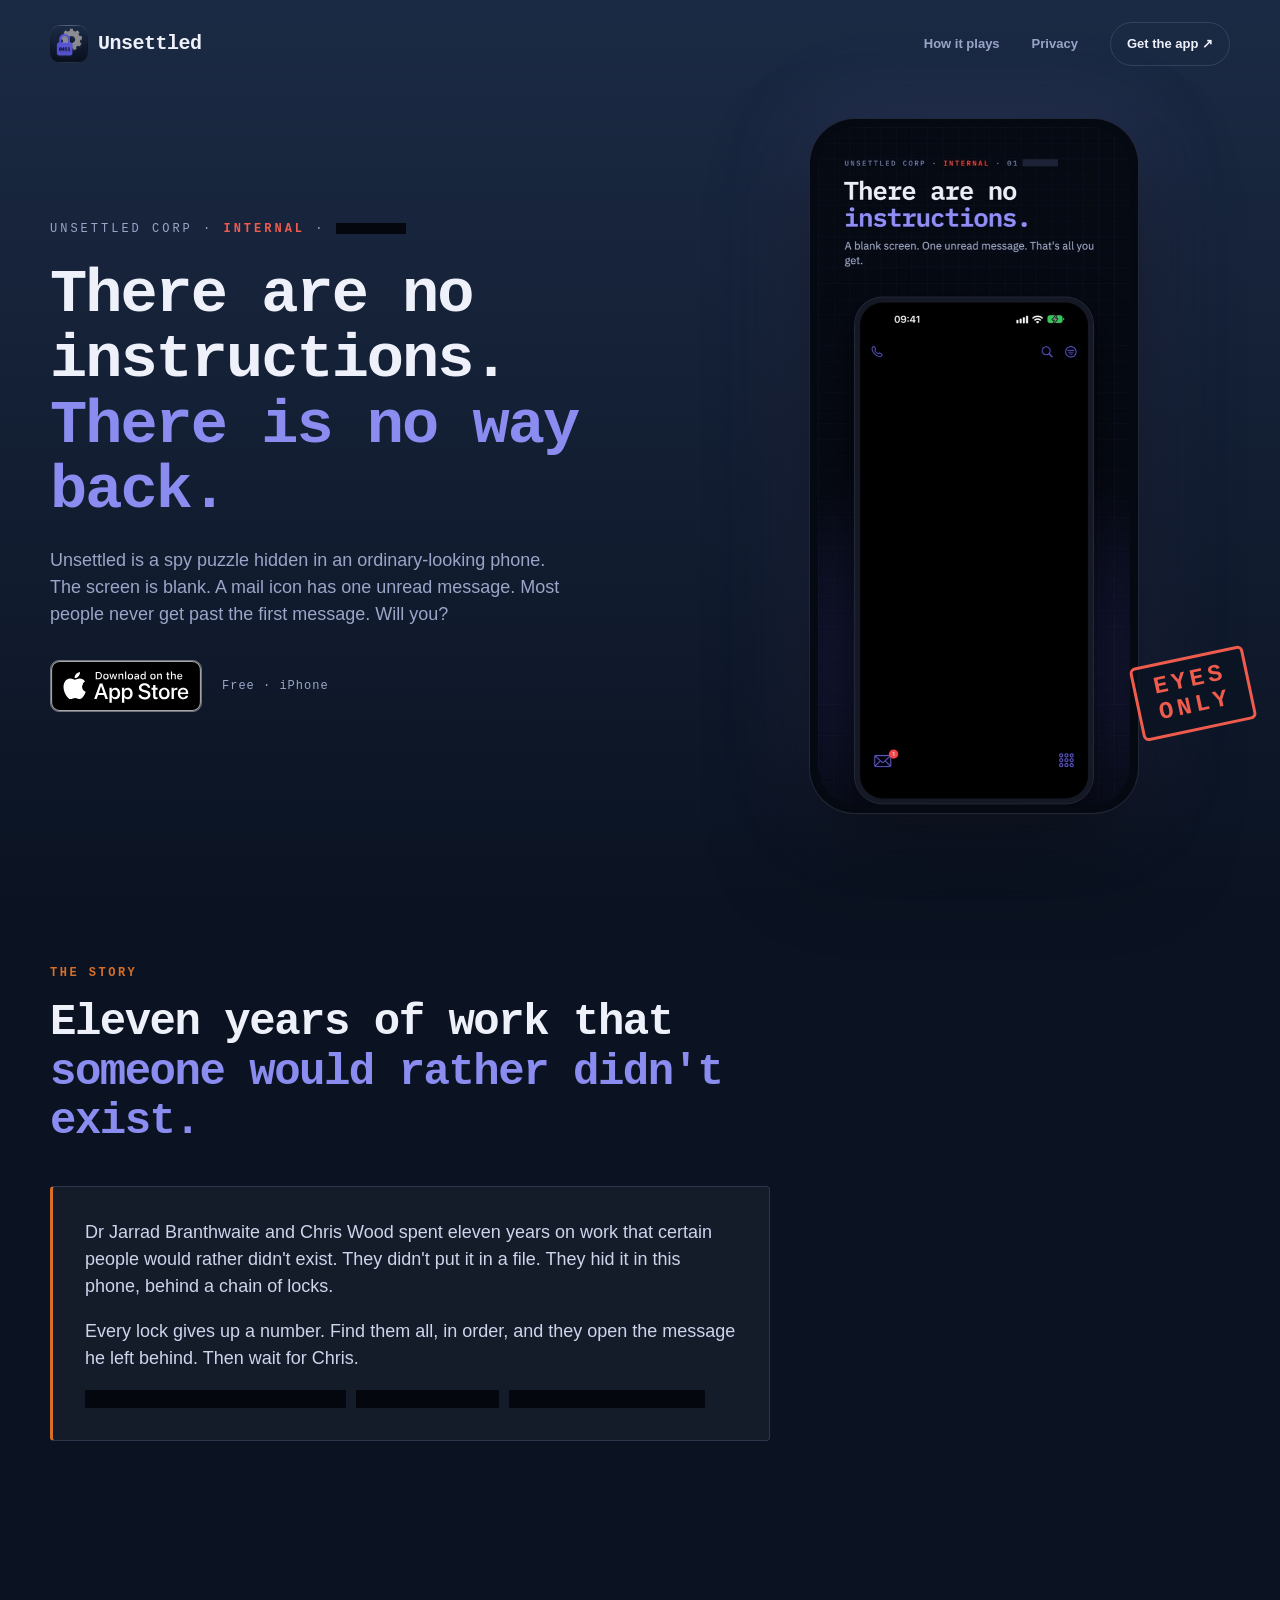
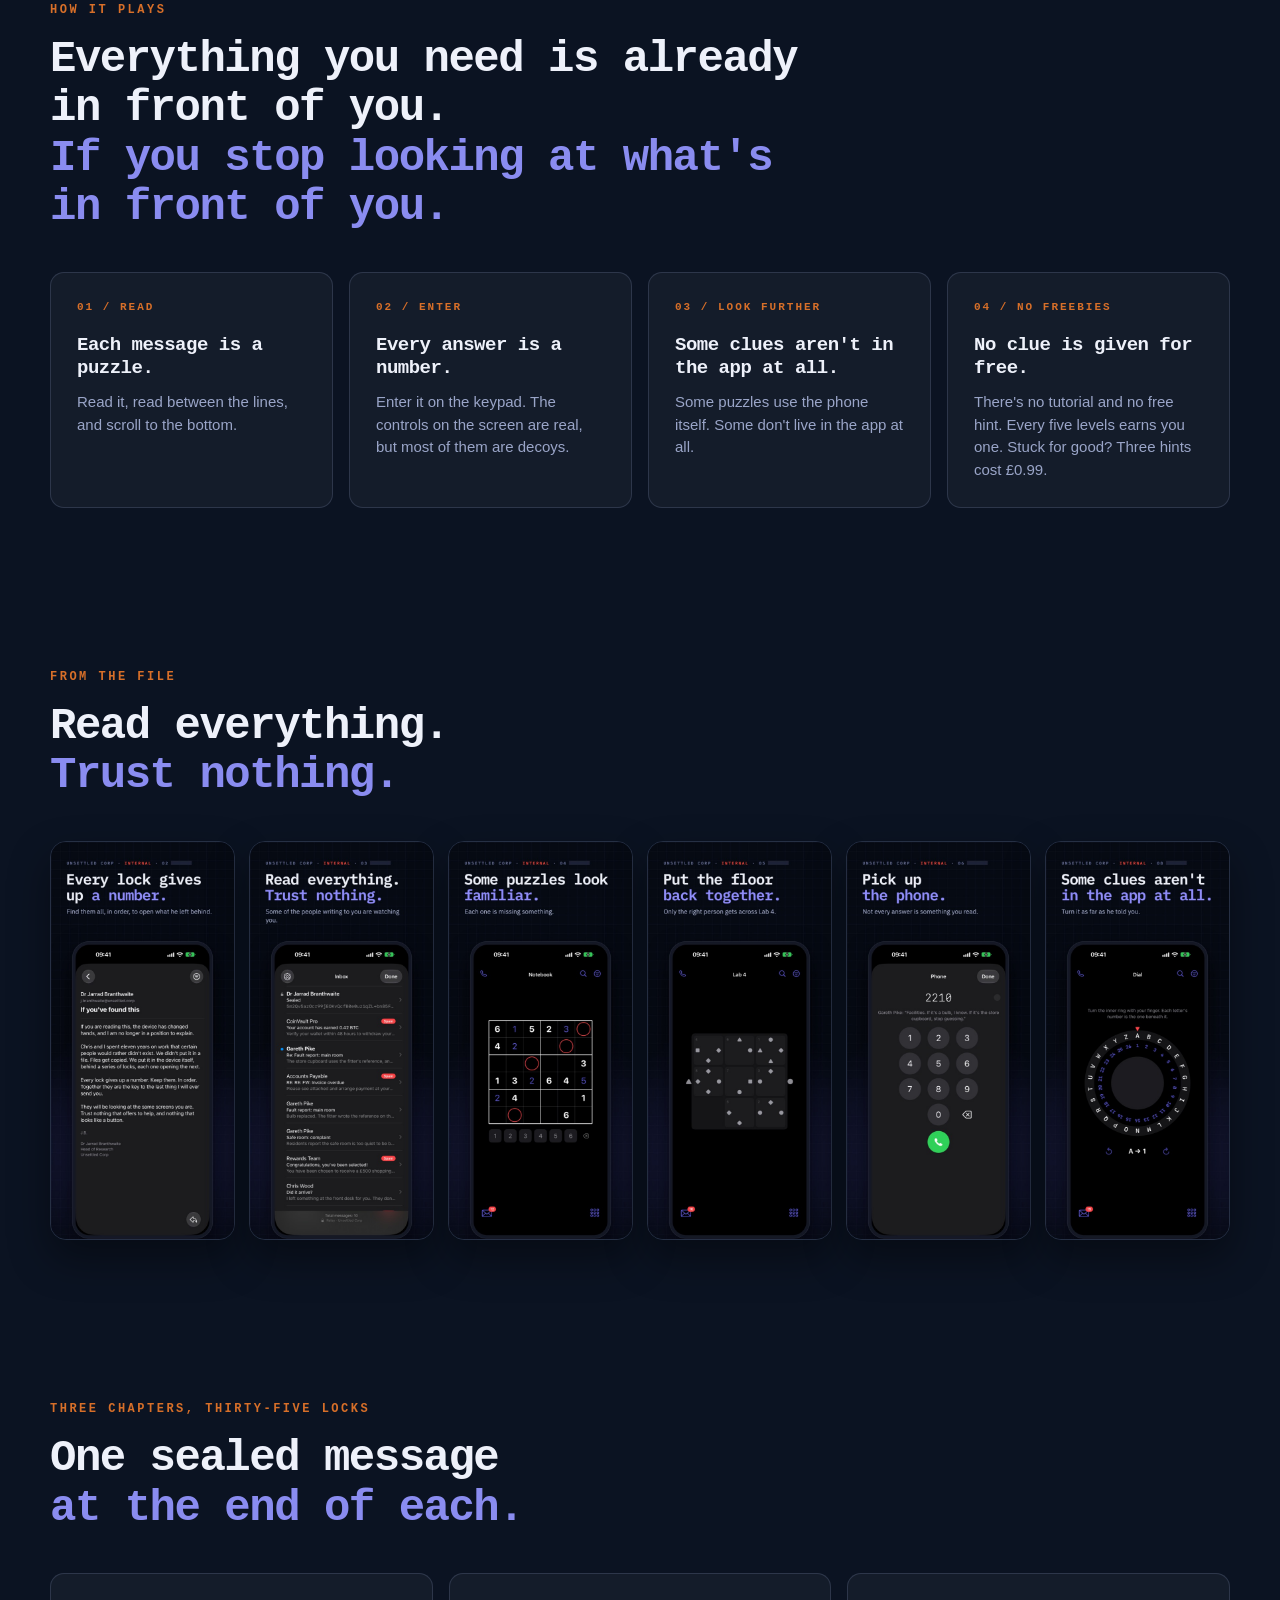
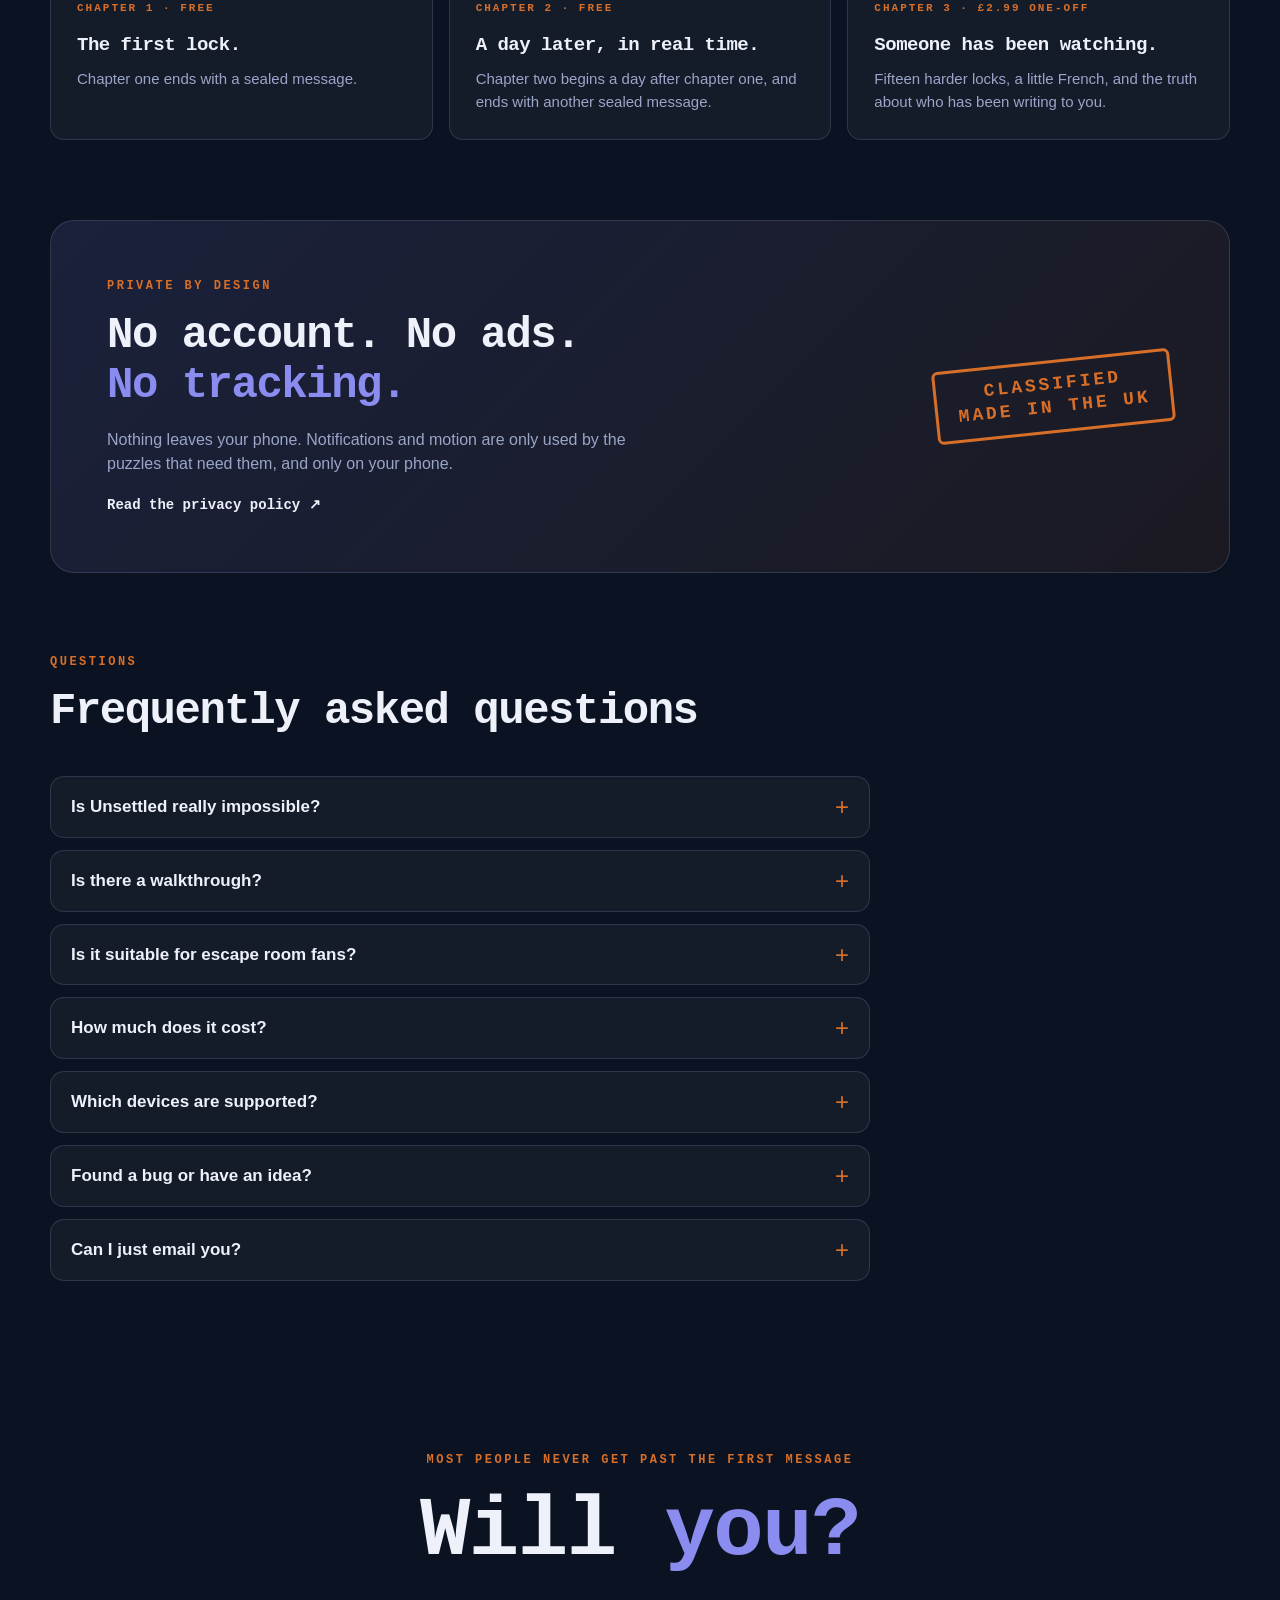
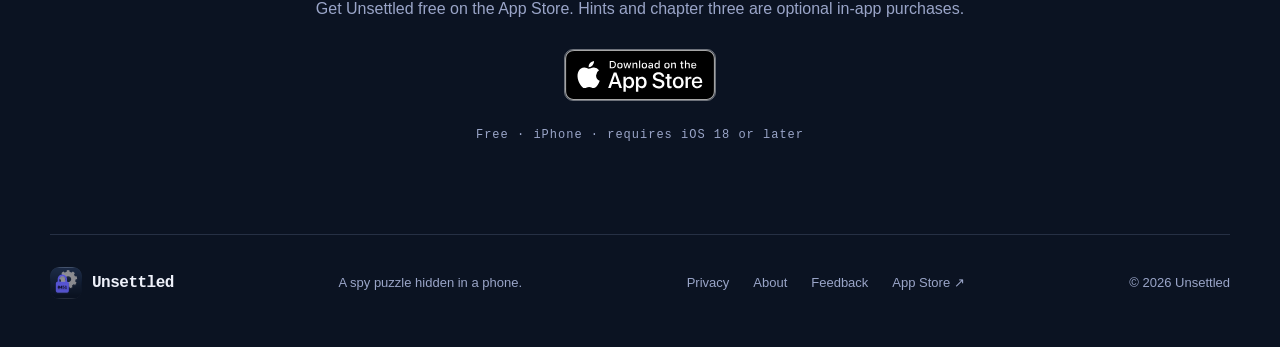
<file: index.html>
<!doctype html>
<html lang="en-GB">

  <head>
    <meta charset="utf-8">
    <meta name="viewport" content="width=device-width, initial-scale=1">
    <meta name="color-scheme" content="dark">
    <meta name="theme-color" content="#0b1322">
    <meta name="apple-itunes-app" content="app-id=6819058615">
    <meta name="description"
      content="Unsettled is a spy puzzle game hidden in an ordinary-looking iPhone. No instructions, no way back: every lock gives up a number. Free, no ads, no tracking.">
    <meta name="author" content="thechelsuk">
    <meta name="robots" content="index, follow, max-image-preview:large, max-snippet:-1">
    <link rel="canonical" href="https://unsettled.thechels.uk/">
    <meta property="og:type" content="website">
    <meta property="og:site_name" content="Unsettled">
    <meta property="og:locale" content="en_GB">
    <meta property="og:url" content="https://unsettled.thechels.uk/">
    <meta property="og:title" content="Unsettled: Impossible Escape">
    <meta property="og:description"
      content="A spy puzzle hidden in a phone. There are no instructions. There is no way back. Most people never get past the first message. Will you?">
    <meta property="og:image" content="https://unsettled.thechels.uk/images/og-image.png">
    <meta property="og:image:width" content="1200">
    <meta property="og:image:height" content="630">
    <meta property="og:image:alt"
      content="Unsettled: Impossible Escape, a spy puzzle hidden in a phone, with its padlock app icon">
    <meta name="twitter:card" content="summary_large_image">
    <meta name="twitter:title" content="Unsettled: Impossible Escape">
    <meta name="twitter:description"
      content="A spy puzzle hidden in a phone. There are no instructions. There is no way back.">
    <meta name="twitter:image" content="https://unsettled.thechels.uk/images/og-image.png">
    <meta name="twitter:image:alt"
      content="Unsettled: Impossible Escape, a spy puzzle hidden in a phone, with its padlock app icon">
    <title>Unsettled: Impossible Escape</title>
    <link rel="icon" href="/favicon.ico" sizes="16x16 32x32 48x48">
    <link rel="icon" href="images/unsettled-app-icon.png" type="image/png">
    <link rel="apple-touch-icon" href="images/unsettled-app-icon.png">
    <link rel="stylesheet" href="styles.css">
    <script src="https://analytics.ahrefs.com/analytics.js" data-key="i9FSFAekQuon/3aaoIMCZg" async></script>
    <script type="application/ld+json">
      {
        "@context": "https://schema.org",
        "@graph": [
          {
            "@type": "Person",
            "@id": "https://thechels.uk/#person",
            "name": "Mat Benfield",
            "alternateName": "thechelsuk",
            "url": "https://thechels.uk/",
            "sameAs": [
              "https://links.thechels.uk/",
              "https://github.com/thechelsuk",
              "https://apps.apple.com/gb/developer/mat-benfield/id1818791310"
            ]
          },
          {
            "@type": "WebSite",
            "@id": "https://unsettled.thechels.uk/#website",
            "url": "https://unsettled.thechels.uk/",
            "name": "Unsettled",
            "inLanguage": "en-GB",
            "publisher": {
              "@id": "https://thechels.uk/#person"
            }
          },
          {
            "@type": "MobileApplication",
            "@id": "https://unsettled.thechels.uk/#app",
            "name": "Unsettled: Impossible Escape",
            "alternateName": "Unsettled",
            "description": "A spy puzzle hidden in a phone. There are no instructions and no way back. Every lock gives up a number.",
            "operatingSystem": "iOS 18 or later",
            "applicationCategory": "GameApplication",
            "genre": "Puzzle",
            "inLanguage": "en-GB",
            "url": "https://unsettled.thechels.uk/",
            "downloadUrl": "https://apps.apple.com/gb/app/unsettled-impossible-escape/id6819058615",
            "image": "https://unsettled.thechels.uk/images/unsettled-app-icon.png",
            "screenshot": "https://unsettled.thechels.uk/images/shot-02-message.jpg",
            "offers": {
              "@type": "Offer",
              "price": "0",
              "priceCurrency": "GBP",
              "description": "Free to download with in-app purchases: three hints for £0.99 and chapter three as a one-off £2.99 unlock."
            },
            "featureList": [
              "Escape room puzzles hidden in an ordinary-looking phone",
              "Ciphers, codes and riddles whose answers are numbers",
              "Three chapters and thirty-five locks",
              "A sealed message at the end of each chapter",
              "Hints earned every five levels"
            ],
            "author": {
              "@id": "https://thechels.uk/#person"
            },
            "publisher": {
              "@id": "https://thechels.uk/#person"
            }
          },
          {
            "@type": "FAQPage",
            "@id": "https://unsettled.thechels.uk/#faq",
            "mainEntity": [
              {
                "@type": "Question",
                "name": "Is Unsettled really impossible?",
                "acceptedAnswer": {
                  "@type": "Answer",
                  "text": "No, but it is hard. Every level is tested to have exactly one answer, and everything you need is already in front of you."
                }
              },
              {
                "@type": "Question",
                "name": "Is there a walkthrough?",
                "acceptedAnswer": {
                  "@type": "Answer",
                  "text": "No. That's the point. Earn a hint every five levels, or buy a hint pack if you're truly stuck."
                }
              },
              {
                "@type": "Question",
                "name": "Is it suitable for escape room fans?",
                "acceptedAnswer": {
                  "@type": "Answer",
                  "text": "Yes. Unsettled is a digital escape room where the room is a phone: ciphers, hidden clues and misdirection, with a spy story told through sealed messages."
                }
              },
              {
                "@type": "Question",
                "name": "How much does it cost?",
                "acceptedAnswer": {
                  "@type": "Answer",
                  "text": "Chapters one and two are free. Chapter three is a one-off £2.99 unlock, and three extra hints cost £0.99. There are no ads."
                }
              },
              {
                "@type": "Question",
                "name": "Which devices are supported?",
                "acceptedAnswer": {
                  "@type": "Answer",
                  "text": "iPhone running iOS 18 or later."
                }
              },
              {
                "@type": "Question",
                "name": "Found a bug or have an idea?",
                "acceptedAnswer": {
                  "@type": "Answer",
                  "text": "Tell me on GitHub: raise an issue at https://github.com/thechelsuk/uk.thechels.unsettled/issues/new/choose and choose the form for a bug, a feature request, a question or general feedback. You'll need a free GitHub account."
                }
              },
              {
                "@type": "Question",
                "name": "Can I just email you?",
                "acceptedAnswer": {
                  "@type": "Answer",
                  "text": "Yes. Email feedback@thechels.uk with Unsettled in the subject."
                }
              }
            ]
          }
        ]
      }
    </script>
    <link rel="webmention" href="https://webmention.io/thechels.uk/webmention" />
  </head>

  <body>
    <header class="site-header">
      <a class="brand" href="#top" aria-label="Unsettled home">
        <img src="images/unsettled-app-icon.png" alt="" width="38" height="38">
        <span>Unsettled</span>
      </a>
      <nav class="header-links" aria-label="Main navigation">
        <a class="hide-small" href="#how-it-plays">How it plays</a>
        <a class="hide-small" href="https://thechels.uk/app/privacy">Privacy</a>
        <a class="header-cta" href="https://apps.apple.com/gb/app/unsettled-impossible-escape/id6819058615">
          Get the app <span aria-hidden="true">↗</span>
        </a>
      </nav>
    </header>

    <main id="top">
      <section class="hero" aria-labelledby="hero-title">
        <div class="hero-copy">
          <p class="file-tag"><span>Unsettled Corp</span> · <b>Internal</b> · <i class="redact" aria-hidden="true"></i>
          </p>
          <h1 id="hero-title">There are no instructions.<span class="headline-accent">There is no way back.</span></h1>
          <p class="hero-description">
            Unsettled is a spy puzzle hidden in an ordinary-looking phone. The screen is blank.
            A mail icon has one unread message. Most people never get past the first message. Will you?
          </p>
          <div class="hero-actions">
            <a class="app-store-button" href="https://apps.apple.com/gb/app/unsettled-impossible-escape/id6819058615">
              <img src="images/app-store-badge.svg" alt="Download on the App Store" width="120" height="40">
            </a>
            <span class="hero-note">Free · iPhone</span>
          </div>
        </div>

        <figure class="hero-art">
          <div class="iphone-frame">
            <img class="app-screenshot" src="images/shot-01-start.jpg"
              alt="The Unsettled start screen: a blank phone with one unread message" width="552" height="1200">
          </div>
          <span class="stamp" aria-hidden="true">Eyes<br>only</span>
        </figure>
      </section>

      <section class="story section-wrap" aria-labelledby="story-title">
        <div class="section-intro">
          <p class="eyebrow">The story</p>
          <h2 id="story-title">Eleven years of work that <span>someone would rather didn't exist.</span></h2>
        </div>
        <div class="dossier">
          <p>
            Dr Jarrad Branthwaite and Chris Wood spent eleven years on work that certain people would
            rather didn't exist. They didn't put it in a file. They hid it in this phone, behind a chain of locks.
          </p>
          <p>
            Every lock gives up a number. Find them all, in order, and they open the message he left behind.
            Then wait for Chris.
          </p>
          <p class="redacted-line" aria-hidden="true"><span class="redact w1"></span><span
              class="redact w2"></span><span class="redact w3"></span></p>
        </div>
      </section>

      <section class="features section-wrap" id="how-it-plays" aria-labelledby="features-title">
        <div class="section-intro">
          <p class="eyebrow">How it plays</p>
          <h2 id="features-title">Everything you need is already in front of you.<br><span>If you stop looking at what's
              in front of you.</span></h2>
        </div>
        <div class="feature-grid">
          <article class="feature-card">
            <span class="feature-number">01 / READ</span>
            <h3>Each message is a puzzle.</h3>
            <p>Read it, read between the lines, and scroll to the bottom.</p>
          </article>
          <article class="feature-card">
            <span class="feature-number">02 / ENTER</span>
            <h3>Every answer is a number.</h3>
            <p>Enter it on the keypad. The controls on the screen are real, but most of them are decoys.</p>
          </article>
          <article class="feature-card">
            <span class="feature-number">03 / LOOK FURTHER</span>
            <h3>Some clues aren't in the app at all.</h3>
            <p>Some puzzles use the phone itself. Some don't live in the app at all.</p>
          </article>
          <article class="feature-card">
            <span class="feature-number">04 / NO FREEBIES</span>
            <h3>No clue is given for free.</h3>
            <p>There's no tutorial and no free hint. Every five levels earns you one. Stuck for good? Three hints cost
              £0.99.</p>
          </article>
        </div>
      </section>

      <section class="gallery section-wrap" aria-labelledby="gallery-title">
        <div class="section-intro">
          <p class="eyebrow">From the file</p>
          <h2 id="gallery-title">Read everything.<br><span>Trust nothing.</span></h2>
        </div>
        <ul class="shots">
          <li><img src="images/shot-02-message.jpg" alt="A letter from Dr Jarrad Branthwaite: if you've found this"
              width="552" height="1200" loading="lazy"></li>
          <li><img src="images/shot-03-inbox.jpg" alt="The inbox, full of messages and spam" width="552" height="1200"
              loading="lazy"></li>
          <li><img src="images/shot-04-notebook.jpg" alt="A part-finished number grid in a notebook" width="552"
              height="1200" loading="lazy"></li>
          <li><img src="images/shot-05-tiles.jpg" alt="A pattern of dots to put back together" width="552" height="1200"
              loading="lazy"></li>
          <li><img src="images/shot-06-phone.jpg" alt="The phone keypad, ready to make a call" width="552" height="1200"
              loading="lazy"></li>
          <li><img src="images/shot-08-dial.jpg" alt="A cipher dial ringed with letters" width="552" height="1200"
              loading="lazy"></li>
        </ul>
      </section>

      <section class="chapters section-wrap" aria-labelledby="chapters-title">
        <div class="section-intro">
          <p class="eyebrow">Three chapters, thirty-five locks</p>
          <h2 id="chapters-title">One sealed message<br><span>at the end of each.</span></h2>
        </div>
        <div class="feature-grid three">
          <article class="feature-card">
            <span class="feature-number">CHAPTER 1 · FREE</span>
            <h3>The first lock.</h3>
            <p>Chapter one ends with a sealed message.</p>
          </article>
          <article class="feature-card">
            <span class="feature-number">CHAPTER 2 · FREE</span>
            <h3>A day later, in real time.</h3>
            <p>Chapter two begins a day after chapter one, and ends with another sealed message.</p>
          </article>
          <article class="feature-card">
            <span class="feature-number">CHAPTER 3 · £2.99 ONE-OFF</span>
            <h3>Someone has been watching.</h3>
            <p>Fifteen harder locks, a little French, and the truth about who has been writing to you.</p>
          </article>
        </div>
      </section>

      <section class="privacy-section" aria-labelledby="privacy-title">
        <div class="privacy-inner">
          <div class="privacy-copy">
            <p class="eyebrow">Private by design</p>
            <h2 id="privacy-title">No account. No ads. <span>No tracking.</span></h2>
            <p>Nothing leaves your phone. Notifications and motion are only used by the puzzles that need them, and only
              on your phone.</p>
            <a class="text-link" href="https://thechels.uk/app/privacy">Read the privacy policy <span
                aria-hidden="true">↗</span></a>
          </div>
          <span class="privacy-stamp" aria-hidden="true">Classified<br>Made in the UK</span>
        </div>
      </section>

      <section class="faq section-wrap" id="faq" aria-labelledby="faq-title">
        <div class="section-intro">
          <p class="eyebrow">Questions</p>
          <h2 id="faq-title">Frequently asked questions</h2>
        </div>
        <div class="faq-list">
          <details class="faq-item">
            <summary>Is Unsettled really impossible?</summary>
            <p>No, but it is hard. Every level is tested to have exactly one answer, and everything you need is already
              in front of you.</p>
          </details>
          <details class="faq-item">
            <summary>Is there a walkthrough?</summary>
            <p>No. That&#x27;s the point. Earn a hint every five levels, or buy a hint pack if you&#x27;re truly stuck.
            </p>
          </details>
          <details class="faq-item">
            <summary>Is it suitable for escape room fans?</summary>
            <p>Yes. Unsettled is a digital escape room where the room is a phone: ciphers, hidden clues and
              misdirection, with a spy story told through sealed messages.</p>
          </details>
          <details class="faq-item">
            <summary>How much does it cost?</summary>
            <p>Chapters one and two are free. Chapter three is a one-off £2.99 unlock, and three extra hints cost £0.99.
              There are no ads.</p>
          </details>
          <details class="faq-item">
            <summary>Which devices are supported?</summary>
            <p>iPhone running iOS 18 or later.</p>
          </details>
          <details class="faq-item">
            <summary>Found a bug or have an idea?</summary>
            <p>Tell me on GitHub: <a href="https://github.com/thechelsuk/uk.thechels.unsettled/issues/new/choose">raise an issue</a> and choose the form for a bug, a feature request, a question or general feedback. You'll need a free GitHub account.</p>
          </details>
          <details class="faq-item">
            <summary>Can I just email you?</summary>
            <p>Yes. Email <a href="mailto:feedback@thechels.uk?subject=Unsettled">feedback@thechels.uk</a> with Unsettled in the subject.</p>
          </details>
        </div>
      </section>

      <section class="closing-cta" aria-labelledby="closing-title">
        <p class="eyebrow">Most people never get past the first message</p>
        <h2 id="closing-title">Will <span>you?</span></h2>
        <p>Get Unsettled free on the App Store. Hints and chapter three are optional in-app purchases.</p>
        <a class="app-store-button" href="https://apps.apple.com/gb/app/unsettled-impossible-escape/id6819058615">
          <img src="images/app-store-badge.svg" alt="Download on the App Store" width="120" height="40">
        </a>
        <span class="closing-footnote">Free · iPhone · requires iOS 18 or later</span>
      </section>
    </main>

    <footer class="site-footer">
      <a class="brand footer-brand" href="#top">
        <img src="images/unsettled-app-icon.png" alt="" width="32" height="32">
        <span>Unsettled</span>
      </a>
      <span class="footer-caption">A spy puzzle hidden in a phone.</span>
      <div class="footer-links">
        <a href="https://thechels.uk/app/privacy">Privacy</a>
        <a href="https://thechels.uk/projects/unsettled">About</a>
        <a href="https://github.com/thechelsuk/uk.thechels.unsettled/issues/new/choose">Feedback</a>
        <a href="https://apps.apple.com/gb/app/unsettled-impossible-escape/id6819058615">App Store ↗</a>
      </div>
      <span class="copyright">© 2026 Unsettled</span>
    </footer>
  </body>

</html>
</file>
<file: styles.css>
:root {
  color-scheme: dark;
  --ink: #eef1fa;
  --muted: #9aa5c8;
  --bg: #0b1322;
  --bg-2: #1b2a44;
  --card: rgba(255, 255, 255, 0.04);
  --line: rgba(160, 175, 220, 0.18);
  --indigo: #8a8cf0;
  --orange: #d76f29;
  --red: #ef5b4c;
  --mono: ui-monospace, "SF Mono", Menlo, Consolas, "Courier New", monospace;
  --sans: "Avenir Next", Avenir, "Helvetica Neue", Arial, sans-serif;
}

* {
  box-sizing: border-box;
}

html {
  scroll-behavior: smooth;
}

body {
  margin: 0;
  min-height: 100vh;
  background: var(--bg) linear-gradient(180deg, var(--bg-2) 0, var(--bg) 900px) no-repeat;
  color: var(--ink);
  font-family: var(--sans);
  line-height: 1.5;
  overflow-x: hidden;
  -webkit-font-smoothing: antialiased;
}

a {
  color: inherit;
  text-decoration: none;
}

h1,
h2,
h3,
p {
  margin-top: 0;
}

h1,
h2,
h3,
.brand,
.eyebrow,
.feature-number,
.file-tag {
  font-family: var(--mono);
}

.site-header,
.hero,
.section-wrap,
.privacy-inner,
.closing-cta,
.site-footer {
  width: min(1180px, calc(100% - 48px));
  margin-inline: auto;
}

.site-header {
  height: 88px;
  display: flex;
  align-items: center;
  justify-content: space-between;
}

.brand {
  display: inline-flex;
  align-items: center;
  gap: 10px;
  font-size: 20px;
  font-weight: 700;
  letter-spacing: -0.5px;
}

.brand img {
  display: block;
  border-radius: 9px;
}

.header-links {
  display: flex;
  align-items: center;
  gap: 32px;
  color: var(--muted);
  font-size: 13px;
  font-weight: 600;
}

.header-links a:hover,
.footer-links a:hover,
.text-link:hover {
  color: var(--orange);
}

.header-cta {
  padding: 11px 16px;
  border: 1px solid var(--line);
  border-radius: 999px;
  color: var(--ink);
  transition: background 160ms ease, border-color 160ms ease;
}

.header-links .header-cta:hover {
  border-color: var(--orange);
  background: var(--orange);
  color: #fff;
}

.redact {
  display: inline-block;
  height: 0.9em;
  background: #04070d;
  vertical-align: -0.1em;
}

.hero {
  min-height: 680px;
  display: grid;
  grid-template-columns: 1.1fr 0.9fr;
  align-items: center;
  gap: 40px;
  padding: 30px 0 70px;
}

.file-tag {
  margin-bottom: 24px;
  color: var(--muted);
  font-size: 12px;
  letter-spacing: 3px;
  text-transform: uppercase;
}

.file-tag b {
  color: var(--red);
  font-weight: 600;
}

.file-tag .redact {
  width: 70px;
}

.hero h1 {
  margin-bottom: 24px;
  font-size: clamp(34px, 5vw, 62px);
  font-weight: 700;
  letter-spacing: -2px;
  line-height: 1.05;
  overflow-wrap: break-word;
}

.headline-accent,
.section-intro h2 span,
.privacy-copy h2 span,
.closing-cta h2 span {
  display: block;
  color: var(--indigo);
}

.hero-description {
  max-width: 520px;
  margin-bottom: 32px;
  color: var(--muted);
  font-size: 18px;
}

.hero-actions {
  display: flex;
  flex-wrap: wrap;
  align-items: center;
  gap: 20px;
}

.app-store-button {
  display: inline-block;
  border: 1px solid rgba(255, 255, 255, 0.4);
  border-radius: 9px;
  line-height: 0;
  transition: transform 160ms ease, border-color 160ms ease;
}

.app-store-button:hover {
  border-color: var(--orange);
  transform: translateY(-2px);
}

.app-store-button img {
  display: block;
  width: 150px;
  height: auto;
}

.hero-note,
.closing-footnote {
  color: var(--muted);
  font-family: var(--mono);
  font-size: 12px;
  letter-spacing: 1px;
}

.hero-art {
  position: relative;
  margin: 0;
  display: flex;
  justify-content: center;
}

.iphone-frame {
  width: min(100%, 330px);
  padding: 8px;
  border: 1px solid var(--line);
  border-radius: 46px;
  background: #050912;
  box-shadow: 0 40px 90px rgba(0, 0, 0, 0.55), 0 0 90px rgba(138, 140, 240, 0.18);
}

.app-screenshot {
  display: block;
  width: 100%;
  height: auto;
  border-radius: 38px;
}

.stamp {
  position: absolute;
  right: -4%;
  bottom: 12%;
  padding: 8px 18px;
  border: 3px solid var(--red);
  border-radius: 6px;
  color: var(--red);
  font-family: var(--mono);
  font-size: 24px;
  font-weight: 800;
  letter-spacing: 4px;
  line-height: 1.1;
  text-align: center;
  text-transform: uppercase;
  transform: rotate(-12deg);
  background: rgba(11, 19, 34, 0.7);
}

.section-wrap {
  padding: 80px 0;
}

.section-intro {
  max-width: 760px;
  margin-bottom: 40px;
}

.eyebrow {
  margin-bottom: 16px;
  color: var(--orange);
  font-size: 12px;
  font-weight: 700;
  letter-spacing: 2.5px;
  text-transform: uppercase;
}

.section-intro h2,
.privacy-copy h2,
.closing-cta h2 {
  margin-bottom: 0;
  font-size: clamp(28px, 4vw, 44px);
  font-weight: 700;
  letter-spacing: -1.5px;
  line-height: 1.12;
  overflow-wrap: break-word;
}

.dossier {
  max-width: 720px;
  padding: 32px;
  border: 1px solid var(--line);
  border-left: 3px solid var(--orange);
  border-radius: 4px;
  background: var(--card);
  color: #cdd4ec;
  font-size: 18px;
}

.dossier p:last-child {
  margin-bottom: 0;
}

.redacted-line {
  display: flex;
  flex-wrap: wrap;
  gap: 10px;
}

.redacted-line .redact {
  height: 18px;
  vertical-align: baseline;
}

.w1 { width: 40%; }
.w2 { width: 22%; }
.w3 { width: 30%; }

.feature-grid {
  display: grid;
  grid-template-columns: repeat(4, 1fr);
  gap: 16px;
}

.feature-grid.three {
  grid-template-columns: repeat(3, 1fr);
}

.feature-card {
  padding: 26px;
  border: 1px solid var(--line);
  border-radius: 14px;
  background: var(--card);
}

.feature-number {
  display: block;
  margin-bottom: 18px;
  color: var(--orange);
  font-size: 11px;
  font-weight: 700;
  letter-spacing: 2px;
}

.feature-card h3 {
  margin-bottom: 10px;
  font-size: 19px;
  letter-spacing: -0.5px;
  line-height: 1.25;
}

.feature-card p {
  margin-bottom: 0;
  color: var(--muted);
  font-size: 15px;
}

.shots {
  margin: 0;
  padding: 0;
  list-style: none;
  display: grid;
  grid-template-columns: repeat(6, 1fr);
  gap: 14px;
}

.shots img {
  display: block;
  width: 100%;
  height: auto;
  border: 1px solid var(--line);
  border-radius: 16px;
  box-shadow: 0 18px 40px rgba(0, 0, 0, 0.4);
}

.privacy-inner {
  position: relative;
  display: flex;
  align-items: center;
  justify-content: space-between;
  gap: 32px;
  padding: 56px;
  border: 1px solid var(--line);
  border-radius: 24px;
  background: linear-gradient(135deg, rgba(138, 140, 240, 0.12), rgba(215, 111, 41, 0.08));
}

.privacy-copy {
  max-width: 560px;
}

.privacy-copy h2 {
  margin-bottom: 18px;
}

.privacy-copy p:not(.eyebrow) {
  color: var(--muted);
}

.text-link {
  color: var(--ink);
  font-family: var(--mono);
  font-size: 14px;
  font-weight: 700;
}

.privacy-stamp {
  flex: none;
  padding: 10px 20px;
  border: 3px solid var(--orange);
  border-radius: 6px;
  color: var(--orange);
  font-family: var(--mono);
  font-size: 18px;
  font-weight: 800;
  letter-spacing: 3px;
  line-height: 1.3;
  text-align: center;
  text-transform: uppercase;
  transform: rotate(-6deg);
}

.closing-cta {
  padding: 90px 0;
  text-align: center;
}

.closing-cta h2 {
  margin-bottom: 18px;
  font-size: clamp(44px, 8vw, 84px);
}

.closing-cta h2 span {
  display: inline;
}

.closing-cta p:not(.eyebrow) {
  color: var(--muted);
}

.closing-cta .app-store-button {
  margin: 12px 0 18px;
}

.closing-footnote {
  display: block;
}

.site-footer {
  display: flex;
  flex-wrap: wrap;
  align-items: center;
  justify-content: space-between;
  gap: 16px 28px;
  padding: 32px 0 48px;
  border-top: 1px solid var(--line);
  color: var(--muted);
  font-size: 13px;
}

.footer-brand {
  color: var(--ink);
  font-size: 16px;
}

.footer-links {
  display: flex;
  gap: 24px;
}

a:focus-visible {
  outline: 2px solid var(--orange);
  outline-offset: 3px;
}

@media (max-width: 960px) {
  .hero {
    grid-template-columns: 1fr;
    min-height: 0;
  }

  .feature-grid,
  .feature-grid.three {
    grid-template-columns: 1fr 1fr;
  }

  .shots {
    grid-template-columns: repeat(3, 1fr);
  }

  .stamp {
    right: 4%;
  }
}

@media (max-width: 640px) {
  .site-header,
  .hero,
  .section-wrap,
  .privacy-inner,
  .closing-cta,
  .site-footer {
    width: calc(100% - 32px);
  }

  .hide-small {
    display: none;
  }

  .section-wrap {
    padding: 56px 0;
  }

  .feature-grid,
  .feature-grid.three {
    grid-template-columns: 1fr;
  }

  .shots {
    grid-template-columns: 1fr 1fr;
  }

  .privacy-inner {
    flex-direction: column;
    align-items: flex-start;
    padding: 32px 24px;
  }

  .dossier {
    padding: 22px;
    font-size: 16px;
  }

  .hero-description {
    font-size: 16px;
  }

  .stamp {
    font-size: 18px;
    right: 0;
  }

  .site-footer {
    flex-direction: column;
    align-items: flex-start;
  }
}

@media (prefers-reduced-motion: reduce) {
  html {
    scroll-behavior: auto;
  }

  .app-store-button {
    transition: none;
  }
}

/* FAQ */
.faq {
  --faq-line: var(--line);
  --faq-muted: var(--muted);
  --faq-accent: var(--orange);
  --faq-card: var(--card);
}

.faq-list {
  display: grid;
  gap: 12px;
  max-width: 820px;
}

.faq-item {
  border: 1px solid var(--faq-line);
  border-radius: 14px;
  background: var(--faq-card);
}

.faq-item summary {
  position: relative;
  padding: 18px 52px 18px 20px;
  font-size: 17px;
  font-weight: 700;
  line-height: 1.4;
  cursor: pointer;
  list-style: none;
}

.faq-item summary::-webkit-details-marker {
  display: none;
}

.faq-item summary::after {
  content: "+";
  position: absolute;
  top: 50%;
  right: 20px;
  transform: translateY(-50%);
  color: var(--faq-accent);
  font-size: 24px;
  font-weight: 400;
}

.faq-item[open] summary::after {
  content: "\2212";
}

.faq-item summary:focus-visible {
  outline: 2px solid var(--faq-accent);
  outline-offset: 2px;
  border-radius: 14px;
}

.faq-item p {
  margin: 0;
  padding: 0 20px 18px;
  color: var(--faq-muted);
  line-height: 1.6;
}

.faq-item p a {
  color: inherit;
  text-decoration: underline;
  text-underline-offset: 0.2em;
}
</file>
